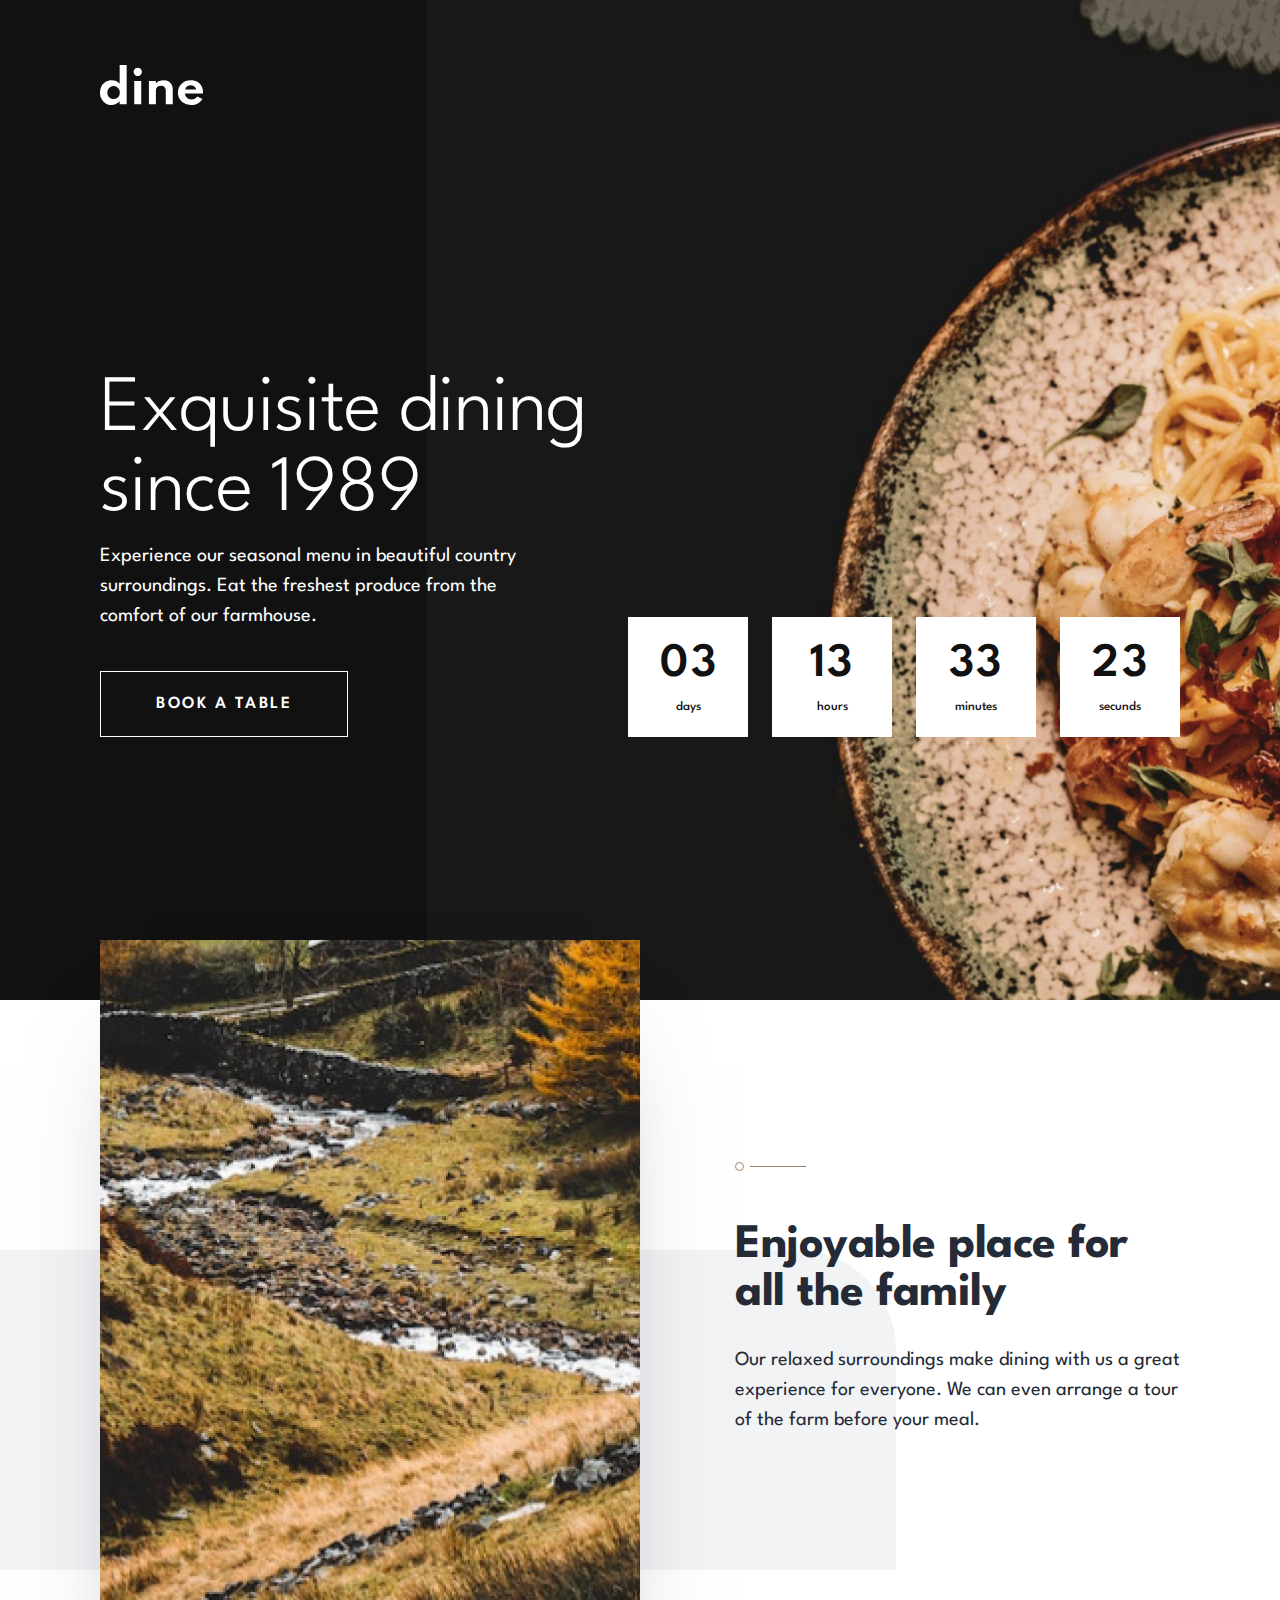
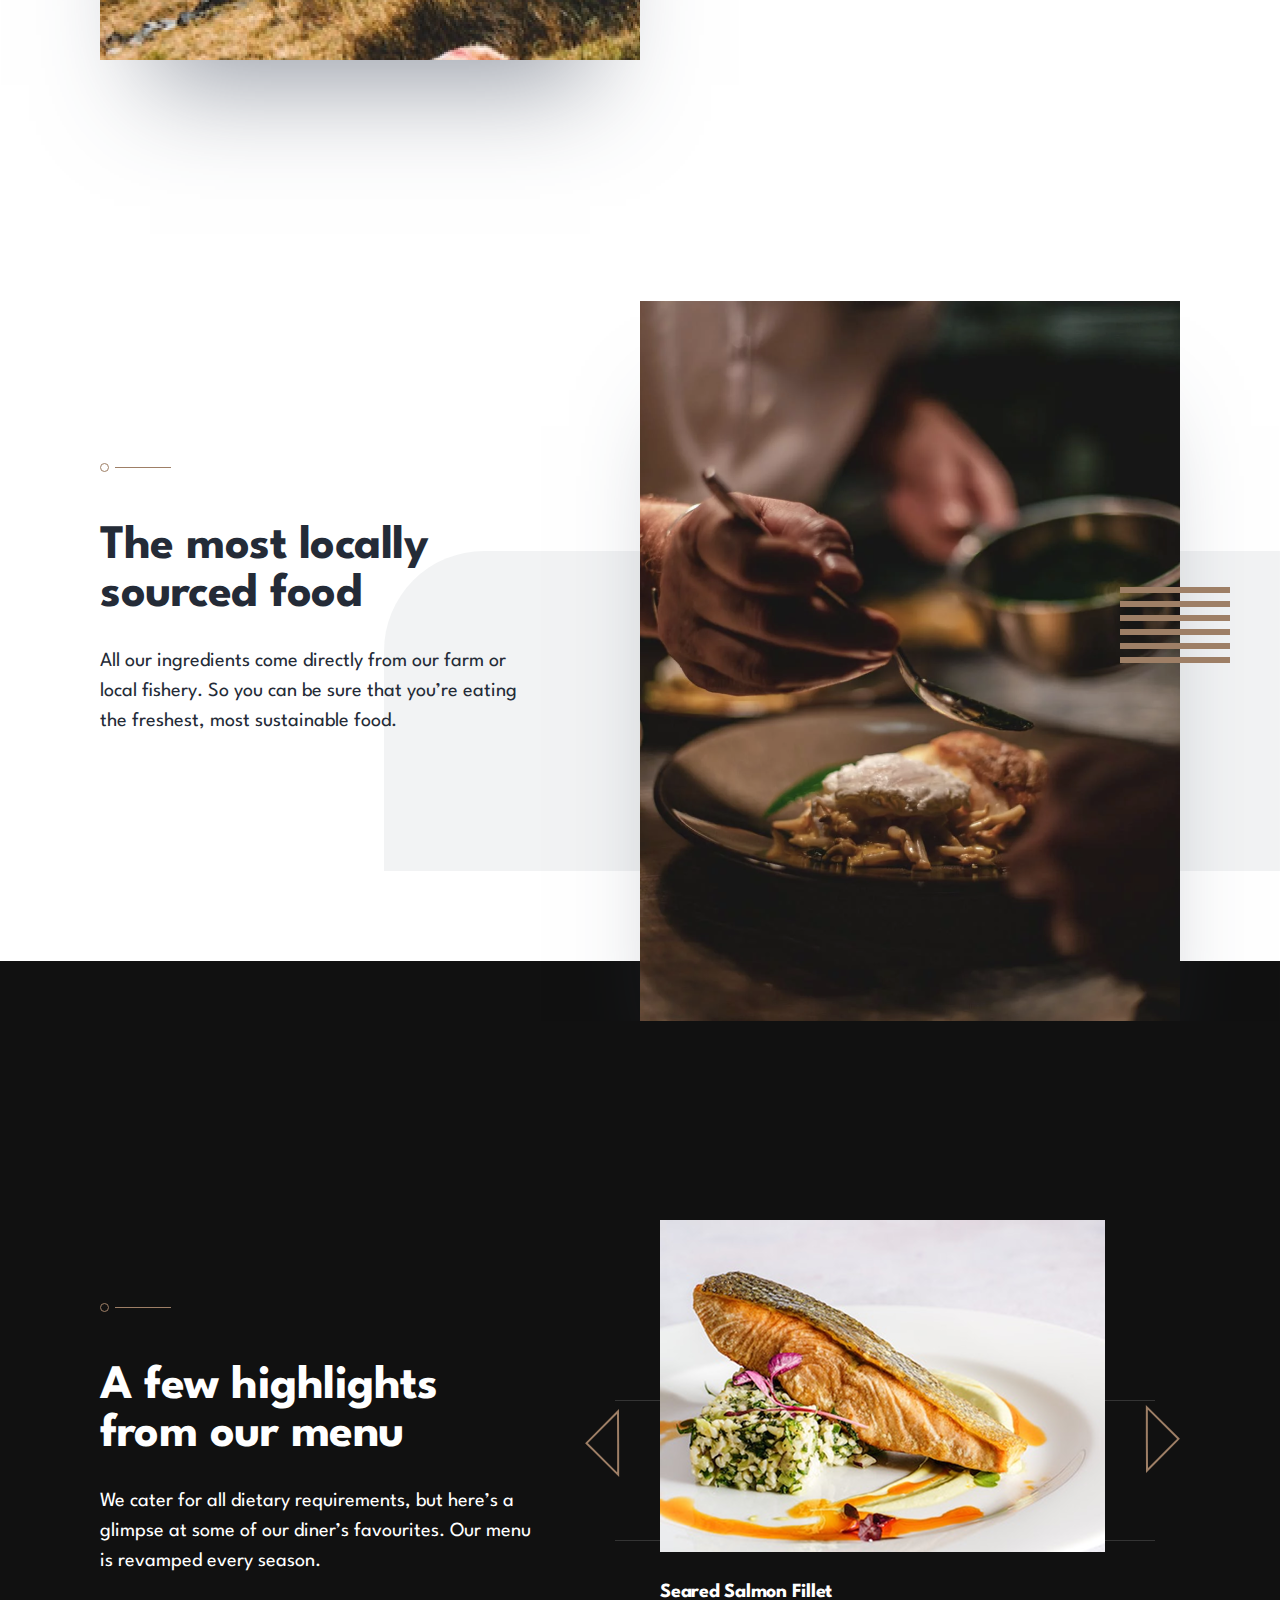
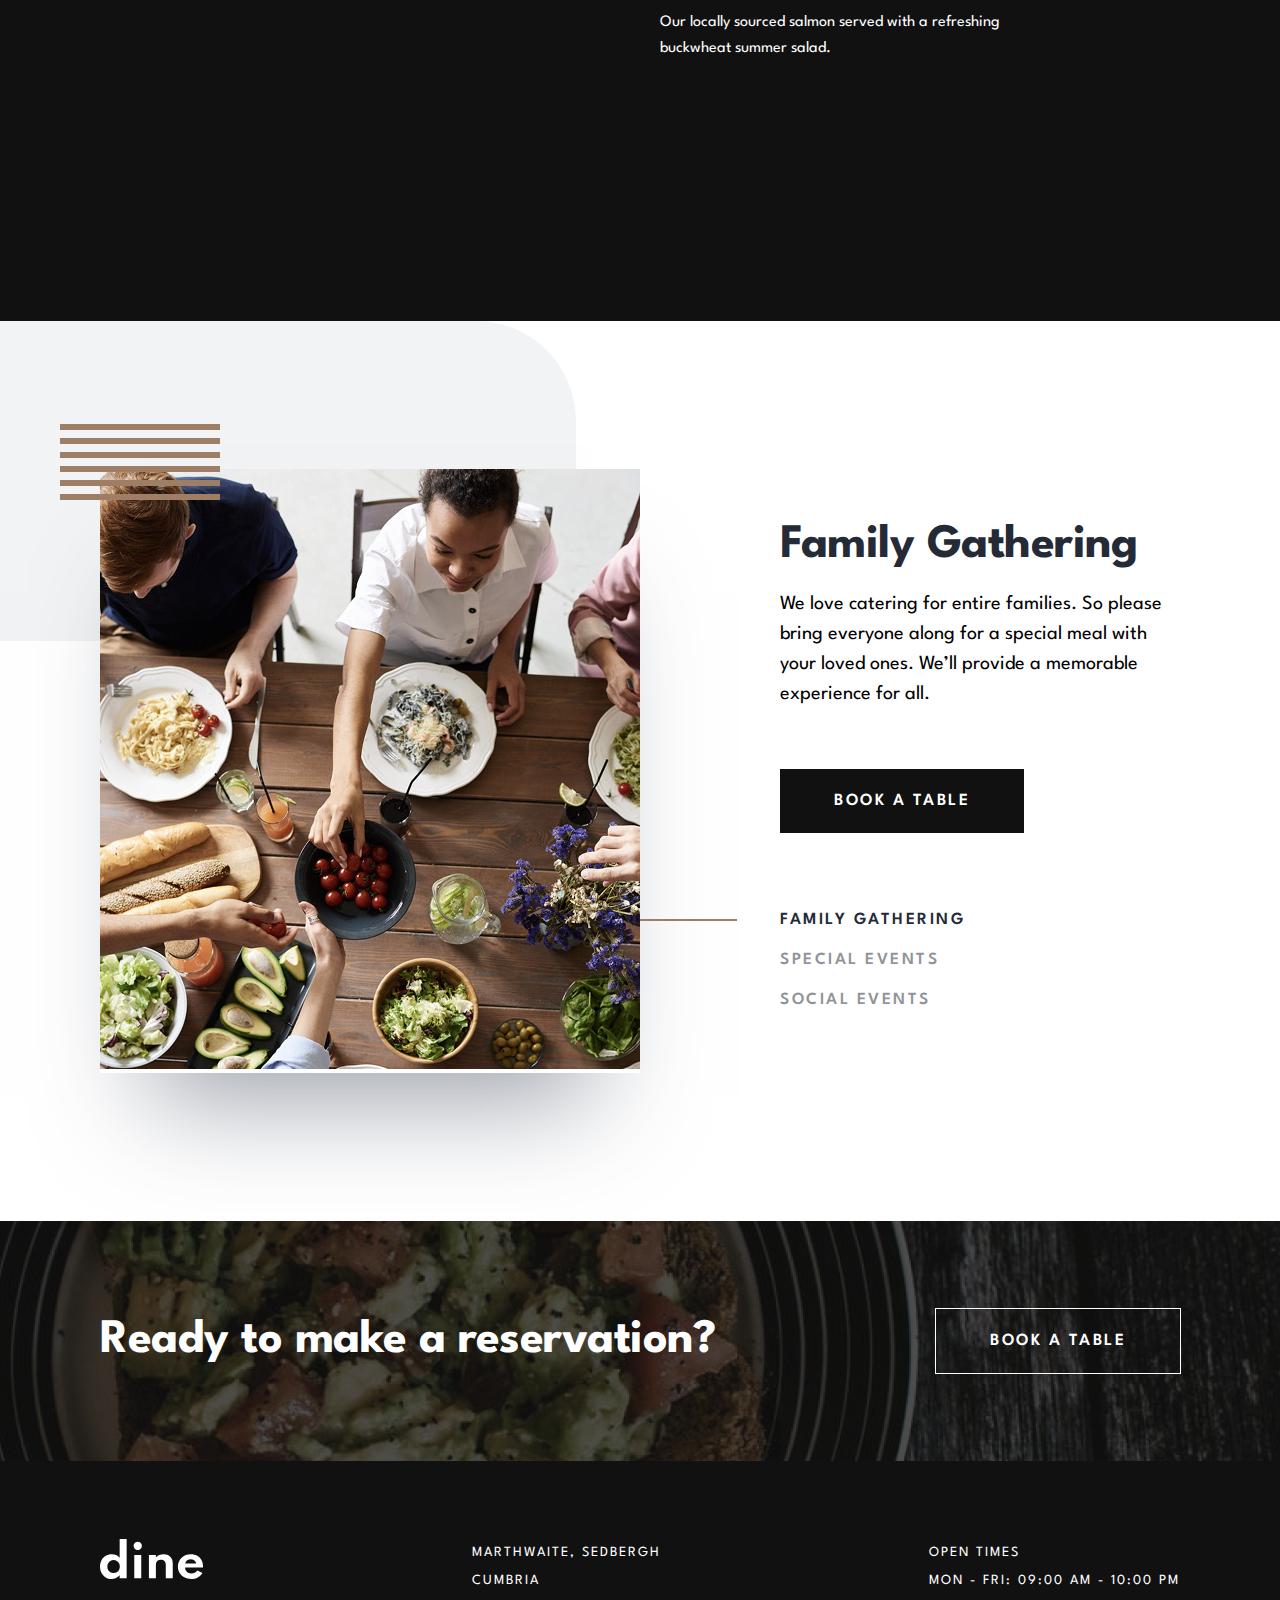
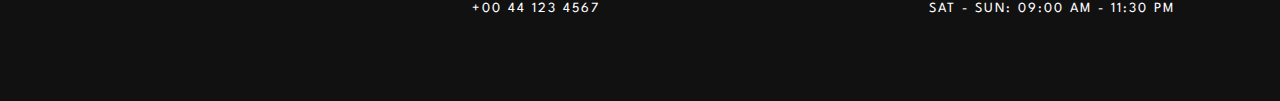
<file: index.html>
<!DOCTYPE html>
<html lang="en">
  <head>
    <meta charset="UTF-8" />
    <meta name="viewport" content="width=device-width, initial-scale=1.0" />
    <link rel="stylesheet" href="./src/css/home.css" />
    <title>Document</title>
  </head>
  <body>
    <header class="header">
      <div class="main">
        <div class="logo">
          <a href="#"><img src="src/img/logo.svg" alt="Company-logo" /></a>
        </div>
        <div class="info-main">
          <div class="title">
            <div class="logo">
              <img src="src/img/logo.svg" alt="Company-logo" />
            </div>
            <h1>Exquisite dining since 1989</h1>
            <p>
              Experience our seasonal menu in beautiful country surroundings.
              Eat the freshest produce from the comfort of our farmhouse.
            </p>
            <a href="./src/page/book-table.html">
              <button type="button" id="book-table">BOOK A TABLE</button>
            </a>
          </div>
          <div class="time">
            <div class="box">
              <h3>03</h3>
              <span>days</span>
            </div>
            <div class="box">
              <h3>13</h3>
              <span>hours</span>
            </div>
            <div class="box">
              <h3>33</h3>
              <span>minutes</span>
            </div>
            <div class="box">
              <h3>23</h3>
              <span>secunds</span>
            </div>
          </div>
        </div>
      </div>
    </header>
    <section class="enjoyable-place">
      <div class="pattern"></div>
      <div class="main">
        <div class="img-place">
          <img src="src/img/ejoyable-place.png" alt="Enjoyable-Place-Img" />
        </div>
        <div class="info-enjoy">
          <div class="line"></div>
          <div class="title">
            <h3>Enjoyable place for all the family</h3>
            <p>
              Our relaxed surroundings make dining with us a great experience
              for everyone. We can even arrange a tour of the farm before your
              meal.
            </p>
          </div>
        </div>
      </div>
    </section>
    <section class="enjoyable-place most-localy-place">
      <div class="pattern"></div>

      <div class="main">
        <div class="info-enjoy">
          <div class="line"></div>
          <div class="title">
            <h3>The most locally sourced food</h3>
            <p>
              All our ingredients come directly from our farm or local fishery.
              So you can be sure that you’re eating the freshest, most
              sustainable food.
            </p>
          </div>
        </div>
        <div class="img-place">
          <div class="pattern-2">
            <div class="line"></div>
            <div class="line"></div>
            <div class="line"></div>
            <div class="line"></div>
            <div class="line"></div>
            <div class="line"></div>
          </div>
          <img src="src/img/most-localy-img.png" alt="Most-Locly-Place" />
        </div>
      </div>
    </section>
    <section class="highlights-wrapper">
      <div class="main">
        <div class="info">
          <div class="title">
            <div class="line"></div>
            <h3>A few highlights from our menu</h3>
            <p>
              We cater for all dietary requirements, but here’s a glimpse at
              some of our diner’s favourites. Our menu is revamped every season.
            </p>
          </div>
          <div class="highlights-box">
            <a href="#">
              <div class="btn-last">
                <img src="src/img/btn-next.svg" alt="Last" />
              </div>
            </a>
            <div class="highlights">
              <div class="img">
                <div class="line-bg"></div>
                <div class="line-bg"></div>
                <img src="src/img/highlight-1.png" alt="Seared-Salmon-Fillet" />
              </div>
              <div class="highlight-info">
                <h3>Seared Salmon Fillet</h3>
                <p>
                  Our locally sourced salmon served with a refreshing buckwheat
                  summer salad.
                </p>
              </div>
            </div>
            <div class="line-high"></div>
            <a href="#">
              <div class="btn-next">
                <img src="src/img/btn-next.svg" alt="Next" />
              </div>
            </a>
            <div class="highlights">
              <div class="img">
                <div class="line-bg"></div>
                <div class="line-bg"></div>
                <img src="src/img/highlight-2.png" alt="Rosemary-Filet-Mignon" />
              </div>
              <div class="highlight-info">
                <h3>Rosemary Filet Mignon</h3>
                <p>
                  Our prime beef served to your taste with a delicious choice of
                  seasonal sides.
                </p>
              </div>
            </div>
            <div class="line-high"></div>

            <div class="highlights">
              <div class="img">
                <div class="line-bg"></div>
                <div class="line-bg"></div>
                <img src="src/img/highlight-3.png" alt="Summer-Fruit-Chocolate-Mousse" />
              </div>
              <div class="highlight-info">
                <h3>Summer Fruit Chocolate Mousse</h3>
                <p>
                  Creamy mousse combined with summer fruits and dark chocolate
                  shavings.
                </p>
              </div>
            </div>
          </div>
        </div>
      </div>
    </section>
    <section class="tab-wrapper">
      <div class="pattern"></div>
      <div class="main">
        <div class="img">
          <div class="pattern-2">
            <div class="line"></div>
            <div class="line"></div>
            <div class="line"></div>
            <div class="line"></div>
            <div class="line"></div>
            <div class="line"></div>
          </div>
          <img src="src/img/family-gathering.png" alt="family-gathering" class="img-tab" />
          <img src="src/img/special-events.png" alt="special-events" class="img-tab" />
          <img src="src/img/social-events.png" alt="social-events" class="img-tab" />
        </div>
        <div class="info">
          <div class="title">
            <div class="tab-content">
              <h3>Family Gathering</h3>
              <p>
                We love catering for entire families. So please bring everyone
                along for a special meal with your loved ones. We’ll provide a
                memorable experience for all.
              </p>
            </div>
            <div class="tab-content">
              <h3>Special Events</h3>
              <p>
                Whether it’s a romantic dinner or special date you’re
                celebrating with others we’ll look after you. We’ll be sure to
                mark your special date with an unforgettable meal.
              </p>
            </div>
            <div class="tab-content">
              <h3>Social Events</h3>
              <p>
                Are you looking to have a larger social event? No problem! We’re
                more than happy to cater for big parties. We’ll work with you to
                make your event a hit with everyone.
              </p>
            </div>
            <a href="src/page/book-table.html">
              <button type="button" class="book-a-table-btn">
                BOOK A TABLE
              </button>
            </a>
          </div>
          <div class="tab-links">
            <ul class="tab-link-ul">
              <div class="js-before">
                <li>
                  <button type="button" class="tab-link-btn">
                    FAMILY GATHERING
                  </button>
                </li>
              </div>
              <div class="js-before">
                <li>
                  <button type="button" class="tab-link-btn">
                    SPECIAL EVENTS
                  </button>
                </li>
              </div>
              <div class="js-before">
                <li>
                  <button type="button" class="tab-link-btn">
                    SOCIAL EVENTS
                  </button>
                </li>
              </div>
            </ul>
          </div>
        </div>
      </div>
    </section>
    <section class="book-a-table-wrapper">
      <div class="main">
        <h3>Ready to make a reservation?</h3>
        <a href="src/page/book-table.html">
          <button type="button">BOOK A TABLE</button>
        </a>
      </div>
    </section>
    <footer class="main-footer">
      <div class="main">
        <a href="#">
          <div class="logo">
            <img src="src/img/logo.svg" alt="Company-logo" />
          </div>
        </a>
        <div class="contact">
          <ul>
            <li>Marthwaite, Sedbergh</li>
            <li>Cumbria</li>
            <li>+00 44 123 4567</li>
          </ul>
        </div>
        <div class="open-times">
          <ul>
            <li>OPEN TIMES</li>
            <li>MON - FRI: 09:00 AM - 10:00 PM</li>
            <li>SAT - SUN: 09:00 AM - 11:30 PM</li>
          </ul>
        </div>
      </div>
    </footer>
    <script src="src/js/home.js"></script>
  </body>
</html>
</file>
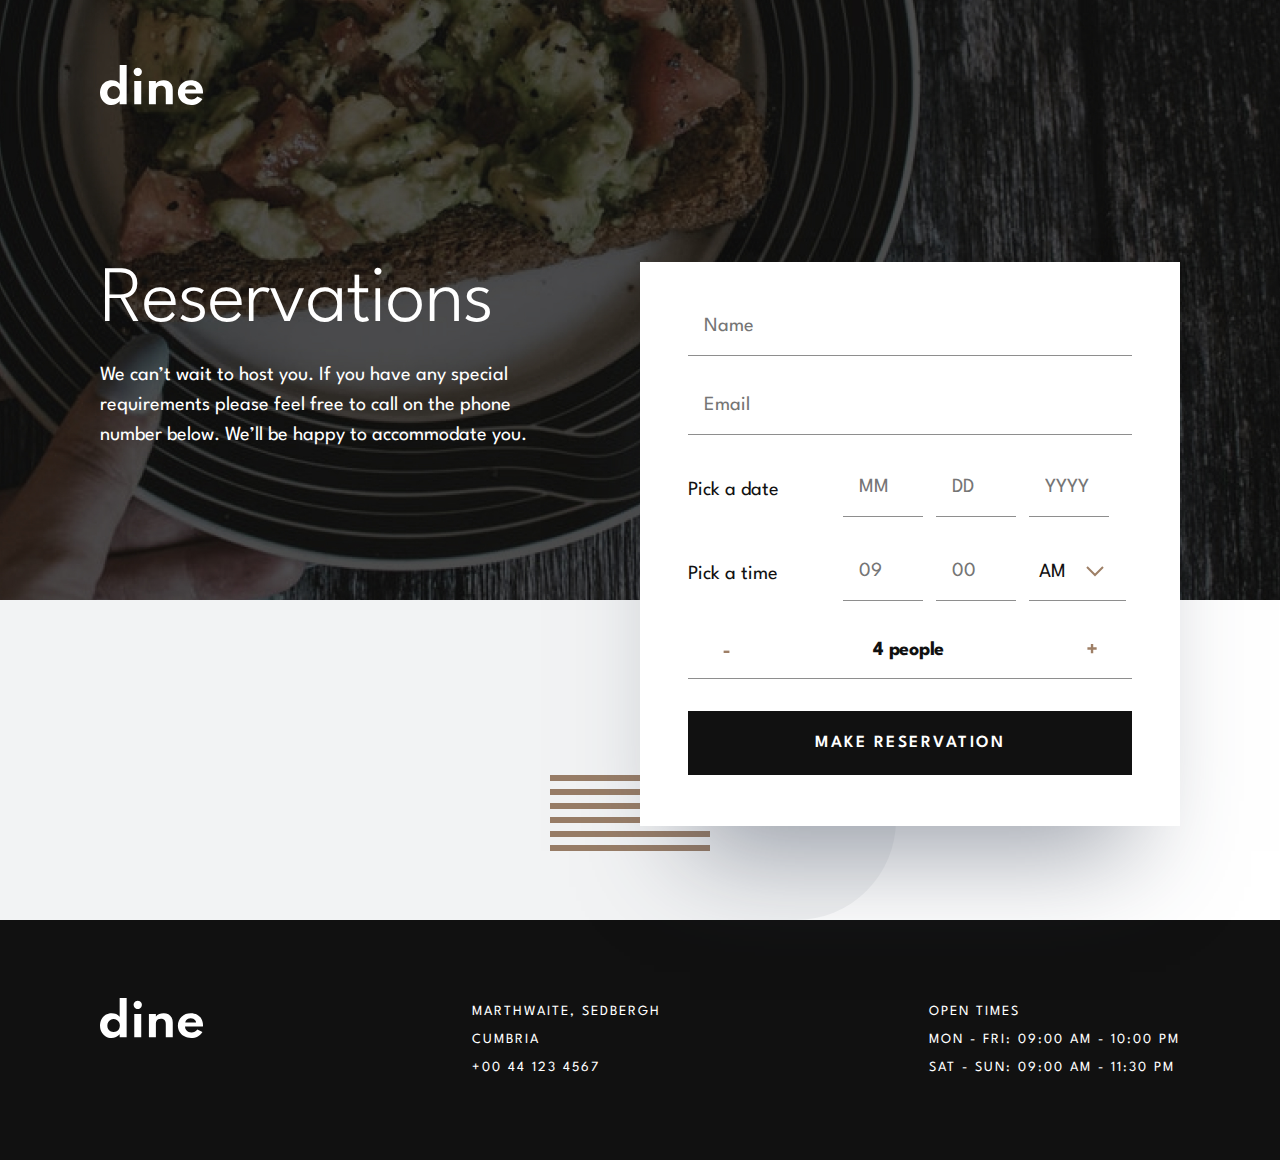
<file: src/page/book-table.html>
<!DOCTYPE html>
<html lang="en">
  <head>
    <meta charset="UTF-8" />
    <meta name="viewport" content="width=device-width, initial-scale=1.0" />
    <link rel="stylesheet" href="/src/css/./book-a-table-style.css" />
    <link rel="stylesheet" href="/src/css/./home.css" />
    <title>Document</title>
  </head>
  <body>
    <header class="book-table-header">
      <div class="main">
        <div class="logo">
          <img src="/src/img/./logo.svg" alt="Company-logo" />
        </div>
        <div class="info">
          <div class="title">
            <h1>Reservations</h1>
            <p>
              We can’t wait to host you. If you have any special requirements
              please feel free to call on the phone number below. We’ll be happy
              to accommodate you.
            </p>
            <a href="#book-table-form">
              <button type="button" class="mobile-btn">RESERVE PLACE</button>
            </a>
          </div>
          <div class="pattern">
            <div class="line"></div>
            <div class="line"></div>
            <div class="line"></div>
            <div class="line"></div>
            <div class="line"></div>
            <div class="line"></div>
          </div>
          <div class="book-a-table-form" id="book-table-form">
            <div class="name">
              <input
                type="text"
                pattern="[A-Za-z]+"
                placeholder="Name"
                id="name"
              />
              <span id="name-error">This field is required</span>
            </div>
            <div class="email">
              <input type="text" placeholder="Email" id="email" />
              <span id="email-error">This field is required</span>
            </div>
            <div class="date">
              <div class="text">
                <h4 class="date-text">Pick a date</h4>
                <span class="date-error">This field is incomplete</span>
              </div>
              <input type="number" placeholder="MM" class="date-input" />
              <input type="number" placeholder="DD" class="date-input" />
              <input type="number" placeholder="YYYY" class="date-input" />
            </div>
            <div class="time">
              <div class="text">
                <h4 class="time-text">Pick a time</h4>
                <span class="time-error">This field is incomplete</span>
              </div>
              <input type="number" placeholder="09" class="time-input" />
              <input type="number" placeholder="00" class="time-input" />
              <div class="time-select">
                <button class="time-select-btn">
                  <span class="time-value">AM</span>
                  <img src="/src/img/./show-box.svg" alt="Show-box-svg" />
                </button>
                <div class="box">
                  <div class="am-sel">
                    <img
                      src="/src/img/selected.svg"
                      alt="Selected"
                      class="selected-time"
                    />
                    <span>AM</span>
                  </div>
                  <div class="pm-sel">
                    <img
                      src="/src/img/selected.svg"
                      alt="Selected"
                      class="selected-time"
                    />
                    <span>PM</span>
                  </div>
                </div>
              </div>
            </div>
            <div class="how-many-people">
              <button type="button" class="minus">
                <img src="/src/img/./-.svg" alt="-" />
              </button>
              <span class="value-people">4 people</span>
              <button type="button" class="plus">
                <img src="/src/img/./+.svg" alt="+" />
              </button>
            </div>
            <div class="btn-box">
              <button type="button" class="general-btn">
                MAKE RESERVATION
              </button>
            </div>
          </div>
        </div>
      </div>
    </header>
    <section class="pattern-box">
      <div class="pattern"></div>
    </section>
    <footer class="main-footer">
      <div class="main">
        <a href="#">
          <div class="logo">
            <img src="/src/img/logo.svg" alt="Company-logo" />
          </div>
        </a>
        <div class="contact">
          <ul>
            <li>Marthwaite, Sedbergh</li>
            <li>Cumbria</li>
            <li>+00 44 123 4567</li>
          </ul>
        </div>
        <div class="open-times">
          <ul>
            <li>OPEN TIMES</li>
            <li>MON - FRI: 09:00 AM - 10:00 PM</li>
            <li>SAT - SUN: 09:00 AM - 11:30 PM</li>
          </ul>
        </div>
      </div>
    </footer>
    <script src="/src/js/./book-table.js"></script>
  </body>
</html>
</file>
<file: src/css/home.css>
@import url("https://fonts.googleapis.com/css2?family=League+Spartan:wght@100..900&display=swap");
* {
  margin: 0;
  padding: 0;
  -webkit-box-sizing: border-box;
          box-sizing: border-box;
  font-family: "League Spartan", sans-serif;
}

.main {
  margin: 0 auto;
  max-width: 1128px;
  padding: 0 24px;
}

.header {
  width: 100%;
  background-image: url("/src/img/bg-header.jpg");
  background-position: center;
  -o-object-fit: cover;
     object-fit: cover;
  background-repeat: no-repeat;
  background-size: cover;
  height: calc(100vh + 100px);
  padding-top: 65px;
}
.header .main {
  height: 100%;
  display: -webkit-box;
  display: -ms-flexbox;
  display: flex;
  -ms-flex-wrap: wrap;
      flex-wrap: wrap;
  -webkit-box-orient: horizontal;
  -webkit-box-direction: normal;
      -ms-flex-direction: row;
          flex-direction: row;
  -webkit-box-pack: justify;
      -ms-flex-pack: justify;
          justify-content: space-between;
}
.header .main .logo {
  width: 100%;
}
.header .main .info-main {
  display: -webkit-box;
  display: -ms-flexbox;
  display: flex;
  -webkit-box-pack: justify;
      -ms-flex-pack: justify;
          justify-content: space-between;
  -webkit-box-align: end;
      -ms-flex-align: end;
          align-items: end;
  height: 364px;
  width: 100%;
}
.header .main .info-main .time {
  display: -webkit-box;
  display: -ms-flexbox;
  display: flex;
  max-width: 552px;
  -webkit-box-pack: justify;
      -ms-flex-pack: justify;
          justify-content: space-between;
  width: 100%;
}
.header .main .info-main .time .box {
  width: 120px;
  height: 120px;
  padding: 24px 32px;
  text-align: center;
  background-color: rgb(255, 255, 255);
}
.header .main .info-main .time .box h3 {
  font-weight: 600;
  font-size: 48px;
  line-height: 48px;
  letter-spacing: 2.5px;
  color: rgb(17, 17, 17);
  margin-bottom: 10px;
}
.header .main .info-main .time .box span {
  font-weight: 500;
  font-size: 13px;
  line-height: 13px;
  letter-spacing: 0px;
  color: rgb(17, 17, 17);
}
.header .main .info-main .title .logo {
  display: none;
}
.header .main .info-main .title h1 {
  font-weight: 300;
  font-size: 80px;
  line-height: 80px;
  letter-spacing: -1px;
  color: rgb(255, 255, 255);
  max-width: 508px;
  margin-bottom: 10px;
}
.header .main .info-main .title p {
  font-weight: 400;
  font-size: 20px;
  line-height: 30px;
  letter-spacing: 0px;
  color: rgb(255, 255, 255);
  max-width: 445px;
  margin-bottom: 40px;
}
.header .main .info-main .title button {
  padding: 24px 55px;
  border: 1px solid rgb(255, 255, 255);
  color: rgb(255, 255, 255);
  background: transparent;
  font-weight: 600;
  font-size: 17px;
  line-height: 16px;
  letter-spacing: 2.5px;
}
.header .main .info-main .title button:hover {
  cursor: pointer;
  color: rgb(17, 17, 17);
  background-color: rgb(255, 255, 255);
}

@media screen and (max-width: 1107px) {
  .header .main .info-main .time {
    -ms-flex-wrap: wrap;
        flex-wrap: wrap;
    gap: 15px;
    max-width: 277px;
    -webkit-box-pack: start;
        -ms-flex-pack: start;
            justify-content: start;
  }
}
@media screen and (max-width: 825px) {
  .header {
    background-image: url("/src/img/bg-header-tablet.jpg");
    height: 768px;
    padding-top: 218px;
  }
  .header .main .logo {
    display: none;
  }
  .header .main .info-main {
    text-align: center;
  }
  .header .main .info-main .title {
    max-width: none;
    width: 100%;
    display: -webkit-box;
    display: -ms-flexbox;
    display: flex;
    -ms-flex-wrap: wrap;
        flex-wrap: wrap;
    -webkit-box-pack: center;
        -ms-flex-pack: center;
            justify-content: center;
  }
  .header .main .info-main .title .logo {
    display: block;
    margin-bottom: 38px;
  }
  .header .main .info-main .title h1 {
    font-weight: 300;
    font-size: 48px;
    line-height: 64px;
    letter-spacing: -0.6px;
  }
  .header .main .info-main .title p {
    font-weight: 400;
    font-size: 20px;
    line-height: 30px;
    letter-spacing: 0px;
    width: 100%;
    max-width: none;
  }
  .header .main .info-main .time {
    display: none;
  }
}
@media screen and (max-width: 426px) {
  .header {
    background-image: url("/src/img/bg-header-mobile.jpg");
    height: 748px;
    padding-top: 150px;
  }
  .header .main .info-main .title h1 {
    font-weight: 300;
    font-size: 32px;
    line-height: 40px;
    letter-spacing: -0.4px;
  }
  .header .main .info-main .title p {
    font-weight: 400;
    font-size: 16px;
    line-height: 26px;
    letter-spacing: 0px;
  }
}
.enjoyable-place {
  position: relative;
  width: 100%;
  margin-bottom: 121px;
}
.enjoyable-place .pattern {
  position: absolute;
  top: 250px;
  left: 0;
  width: 70%;
  height: 320px;
  background-color: rgb(92, 103, 121);
  background-repeat: no-repeat;
  background-size: cover;
  border-radius: 0 100px 0 0;
  opacity: 7.74%;
}
.enjoyable-place .main {
  display: -webkit-box;
  display: -ms-flexbox;
  display: flex;
  -webkit-box-pack: justify;
      -ms-flex-pack: justify;
          justify-content: space-between;
  -webkit-box-align: center;
      -ms-flex-align: center;
          align-items: center;
  gap: 25px;
}
.enjoyable-place .main .img-place {
  -webkit-box-flex: 2;
      -ms-flex: 2;
          flex: 2;
  height: 720px;
  max-width: 540px;
  width: 100%;
  -webkit-transform: translateY(-60px);
      -ms-transform: translateY(-60px);
          transform: translateY(-60px);
  -webkit-box-shadow: 0px 75px 100px -50px rgba(56, 66, 85, 0.5032);
          box-shadow: 0px 75px 100px -50px rgba(56, 66, 85, 0.5032);
}
.enjoyable-place .main .img-place img {
  -o-object-fit: cover;
     object-fit: cover;
  width: 100%;
  height: 100%;
}
.enjoyable-place .main .info-enjoy {
  -webkit-transform: translateY(-60px);
      -ms-transform: translateY(-60px);
          transform: translateY(-60px);
  max-width: 445px;
  -webkit-box-flex: 1;
      -ms-flex: 1;
          flex: 1;
}
.enjoyable-place .main .info-enjoy .line {
  width: 56px;
  height: 1px;
  background: rgb(158, 127, 102);
  margin-bottom: 55px;
  margin-left: 15px;
}
.enjoyable-place .main .info-enjoy .line::before {
  content: "";
  width: 7px;
  height: 7px;
  border: 1px solid rgb(158, 127, 102);
  border-radius: 50%;
  position: absolute;
  top: -3.5px;
  left: 0;
}
.enjoyable-place .main .info-enjoy .title p {
  font-weight: 400;
  font-size: 20px;
  line-height: 30px;
  letter-spacing: 0px;
  color: rgb(36, 43, 55);
}
.enjoyable-place .main .info-enjoy .title h3 {
  font-weight: 700;
  font-size: 48px;
  line-height: 48px;
  letter-spacing: -0.5px;
  color: rgb(36, 43, 55);
  max-width: 445px;
  margin-bottom: 27px;
}

@media screen and (max-width: 950px) {
  .enjoyable-place .main {
    -ms-flex-wrap: wrap;
        flex-wrap: wrap;
    -webkit-box-pack: center;
        -ms-flex-pack: center;
            justify-content: center;
  }
  .enjoyable-place .main .img-place {
    max-width: 573px;
    width: 100%;
    height: 360px;
    -webkit-transform: translateY(-60px);
        -ms-transform: translateY(-60px);
            transform: translateY(-60px);
    margin-bottom: 56px;
  }
  .enjoyable-place .main .img-place img {
    width: 100%;
  }
  .enjoyable-place .main .info-enjoy {
    -webkit-transform: translateY(0px);
        -ms-transform: translateY(0px);
            transform: translateY(0px);
    width: 100%;
    max-width: none;
    -webkit-box-flex: 0;
        -ms-flex: none;
            flex: none;
    display: -webkit-box;
    display: -ms-flexbox;
    display: flex;
    -webkit-box-pack: center;
        -ms-flex-pack: center;
            justify-content: center;
    -ms-flex-wrap: wrap;
        flex-wrap: wrap;
    text-align: center;
  }
  .enjoyable-place .main .info-enjoy .title {
    display: -webkit-box;
    display: -ms-flexbox;
    display: flex;
    -webkit-box-pack: center;
        -ms-flex-pack: center;
            justify-content: center;
    -ms-flex-wrap: wrap;
        flex-wrap: wrap;
  }
  .enjoyable-place .main .info-enjoy .title p {
    max-width: 457px;
  }
  .enjoyable-place .main .info-enjoy .line {
    margin-bottom: 39px;
    left: auto;
    position: relative;
  }
  .enjoyable-place .main .info-enjoy .line::before {
    left: -15px;
  }
}
@media screen and (max-width: 451px) {
  .enjoyable-place .main .img-place {
    margin-bottom: 48px;
  }
  .enjoyable-place .main .info-enjoy .title h3 {
    font-size: 32px;
    line-height: 40px;
    letter-spacing: -0.4px;
  }
  .enjoyable-place .main .info-enjoy .title p {
    font-size: 16px;
    line-height: 26px;
    letter-spacing: 0px;
  }
}
.most-localy-place {
  overflow: hidden;
  -webkit-transform: translateY(60px);
      -ms-transform: translateY(60px);
          transform: translateY(60px);
  margin-bottom: 0;
}
.most-localy-place .pattern {
  right: 0;
  left: auto;
  border-radius: 100px 0 0 0;
}
.most-localy-place .main .img-place {
  position: relative;
  -webkit-transform: translateY(0px);
      -ms-transform: translateY(0px);
          transform: translateY(0px);
}
.most-localy-place .main .img-place .pattern-2 {
  width: 160px;
  position: absolute;
  right: -110px;
  z-index: 1;
  bottom: 350px;
}
.most-localy-place .main .img-place .pattern-2 .line {
  width: 100%;
  margin-bottom: 8px;
  height: 6px;
  background: rgb(158, 127, 102);
}

@media screen and (max-width: 1300px) {
  .most-localy-place .main .img-place .pattern-2 {
    max-width: 110px;
    width: 100%;
    right: -50px;
  }
}
@media screen and (max-width: 1141px) {
  .most-localy-place {
    margin-bottom: 118px;
  }
  .most-localy-place .main {
    -ms-flex-wrap: wrap-reverse;
        flex-wrap: wrap-reverse;
  }
  .most-localy-place .main .img-place .pattern-2 {
    bottom: 50px;
    max-width: 160px;
    width: 100%;
    right: -50px;
  }
}
@media screen and (max-width: 1186px) {
  .most-localy-place .main .img-place .pattern-2 {
    bottom: 50px;
    max-width: 90px;
    width: 100%;
    right: -30px;
  }
}
@media screen and (max-width: 700px) {
  .most-localy-place .main .img-place .pattern-2 {
    display: none;
  }
}
.highlights-wrapper {
  width: 100%;
  background-color: rgb(17, 17, 17);
  height: calc(100vh + 60px);
}
.highlights-wrapper .main {
  display: -webkit-box;
  display: -ms-flexbox;
  display: flex;
  -webkit-box-align: center;
      -ms-flex-align: center;
          align-items: center;
  height: 100%;
}
.highlights-wrapper .main .info {
  display: -webkit-box;
  display: -ms-flexbox;
  display: flex;
  -webkit-box-pack: justify;
      -ms-flex-pack: justify;
          justify-content: space-between;
  -webkit-box-align: center;
      -ms-flex-align: center;
          align-items: center;
  width: 100%;
  gap: 30px;
}
.highlights-wrapper .main .info .title .line {
  width: 56px;
  height: 1px;
  background: rgb(158, 127, 102);
  margin-bottom: 55px;
  position: relative;
  margin-left: 15px;
}
.highlights-wrapper .main .info .title .line::before {
  content: "";
  width: 7px;
  height: 7px;
  border: 1px solid rgb(158, 127, 102);
  border-radius: 50%;
  position: absolute;
  top: -3.5px;
  left: -15px;
}
.highlights-wrapper .main .info .title h3 {
  font-weight: 700;
  font-size: 48px;
  line-height: 48px;
  letter-spacing: -0.5px;
  color: rgb(255, 255, 255);
  max-width: 445px;
  margin-bottom: 27px;
}
.highlights-wrapper .main .info .title p {
  font-weight: 400;
  font-size: 20px;
  line-height: 30px;
  letter-spacing: 0px;
  max-width: 445px;
  color: rgb(255, 255, 255);
}
.highlights-wrapper .main .info .highlights-box {
  -webkit-box-flex: 1;
      -ms-flex-positive: 1;
          flex-grow: 1;
  display: -webkit-box;
  display: -ms-flexbox;
  display: flex;
  max-width: 595px;
  -webkit-box-align: center;
      -ms-flex-align: center;
          align-items: center;
}
.highlights-wrapper .main .info .highlights-box .btn-last {
  rotate: 180deg;
  margin-right: 40px;
}
.highlights-wrapper .main .info .highlights-box .btn-next {
  margin-left: 40px;
}
.highlights-wrapper .main .info .highlights-box .highlights {
  width: -webkit-max-content;
  width: -moz-max-content;
  width: max-content;
}
.highlights-wrapper .main .info .highlights-box .highlights .img {
  position: relative;
  z-index: 1;
  width: -webkit-max-content;
  width: -moz-max-content;
  width: max-content;
  margin-bottom: 24px;
}
.highlights-wrapper .main .info .highlights-box .highlights .img .line-bg {
  width: 540px;
  z-index: -1;
  height: 1px;
  top: 180px;
  right: -50px;
  background: rgb(255, 255, 255);
  opacity: 0.15;
  position: absolute;
}
.highlights-wrapper .main .info .highlights-box .highlights .img .line-bg:nth-child(2) {
  top: 320px;
}
.highlights-wrapper .main .info .highlights-box .highlights .highlight-info h3 {
  font-weight: 700;
  font-size: 20px;
  line-height: 24px;
  letter-spacing: -0.25px;
  margin-bottom: 6px;
  color: rgb(255, 255, 255);
}
.highlights-wrapper .main .info .highlights-box .highlights .highlight-info p {
  font-weight: 400;
  font-size: 16px;
  line-height: 26px;
  letter-spacing: 0px;
  color: rgb(255, 255, 255);
  max-width: 350px;
}

.highlights:nth-child(7) {
  display: none !important;
}

.highlights:nth-child(5) {
  display: none !important;
}

@media screen and (max-width: 950px) {
  .highlights-wrapper {
    height: 800px;
  }
  .highlights-wrapper .main .info {
    -ms-flex-wrap: wrap;
        flex-wrap: wrap;
    -webkit-box-pack: center;
        -ms-flex-pack: center;
            justify-content: center;
  }
  .highlights-wrapper .main .info .title {
    text-align: center;
  }
  .highlights-wrapper .main .info .title .line {
    margin: 0 auto;
    margin-bottom: 39px;
  }
  .highlights-wrapper .main .info .highlights-box {
    max-width: none;
    width: 100%;
    -webkit-box-pack: justify;
        -ms-flex-pack: justify;
            justify-content: space-between;
    height: 386px;
    -ms-flex-wrap: wrap;
        flex-wrap: wrap;
    -webkit-box-orient: vertical;
    -webkit-box-direction: normal;
        -ms-flex-direction: column;
            flex-direction: column;
  }
  .highlights-wrapper .main .info .highlights-box .btn-last {
    display: none;
  }
  .highlights-wrapper .main .info .highlights-box .btn-next {
    display: none;
  }
  .highlights-wrapper .main .info .highlights-box .line-high {
    max-width: 573px;
    width: 100%;
    height: 1px;
    background: rgb(255, 255, 255);
    opacity: 0.15;
  }
  .highlights-wrapper .main .info .highlights-box .highlights {
    display: -webkit-box;
    display: -ms-flexbox;
    display: flex;
    -webkit-box-pack: justify;
        -ms-flex-pack: justify;
            justify-content: space-between;
    max-width: 573px;
    -webkit-box-align: center;
        -ms-flex-align: center;
            align-items: center;
    width: 100%;
    height: 96px;
  }
  .highlights-wrapper .main .info .highlights-box .highlights .img {
    max-width: 128px;
    width: 100%;
    height: 96px;
    margin-bottom: 0;
  }
  .highlights-wrapper .main .info .highlights-box .highlights .img .line-bg {
    width: 100%;
    height: 1px;
    top: 20px;
    right: -32px;
    opacity: 100%;
    background: rgb(158, 127, 102);
  }
  .highlights-wrapper .main .info .highlights-box .highlights .img img {
    max-width: 128px;
    width: 100%;
    height: 96px;
  }
  .highlights-wrapper .main .info .highlights-box .highlights .highlight-info {
    height: -webkit-max-content;
    height: -moz-max-content;
    height: max-content;
  }
  .highlights-wrapper .main .info .highlights-box .highlights .line-bg:nth-child(2) {
    display: none;
  }
  .highlights-wrapper .main .info .highlights-box .highlights:nth-child(7) {
    display: -webkit-box !important;
    display: -ms-flexbox !important;
    display: flex !important;
  }
  .highlights-wrapper .main .info .highlights-box .highlights:nth-child(5) {
    display: -webkit-box !important;
    display: -ms-flexbox !important;
    display: flex !important;
  }
}
@media screen and (max-width: 570px) {
  .highlights-wrapper {
    height: 1700px;
  }
  .highlights-wrapper .main .info {
    gap: 85px;
    text-align: center;
  }
  .highlights-wrapper .main .info .title h3 {
    font-weight: 700;
    font-size: 32px;
    line-height: 40px;
    letter-spacing: -0.4px;
    max-width: 327px;
  }
  .highlights-wrapper .main .info .title p {
    font-weight: 400;
    font-size: 16px;
    line-height: 26px;
    max-width: 327px;
    letter-spacing: 0px;
  }
  .highlights-wrapper .main .info .highlights-box {
    height: -webkit-max-content;
    height: -moz-max-content;
    height: max-content;
    gap: 28px;
  }
  .highlights-wrapper .main .info .highlights-box .highlights {
    -ms-flex-wrap: wrap;
        flex-wrap: wrap;
    -webkit-box-pack: center;
        -ms-flex-pack: center;
            justify-content: center;
    height: -webkit-max-content;
    height: -moz-max-content;
    height: max-content;
  }
  .highlights-wrapper .main .info .highlights-box .highlights .img {
    width: 100%;
    max-width: none;
    height: -webkit-max-content;
    height: -moz-max-content;
    height: max-content;
    display: -webkit-box;
    display: -ms-flexbox;
    display: flex;
    -webkit-box-pack: center;
        -ms-flex-pack: center;
            justify-content: center;
    margin-bottom: 36px;
  }
  .highlights-wrapper .main .info .highlights-box .highlights .img .line-bg {
    display: none;
  }
  .highlights-wrapper .main .info .highlights-box .highlights .img img {
    max-width: 347px !important;
    max-width: none;
    height: calc(100% - 300px);
  }
}
.tab-wrapper {
  position: relative;
  height: 100vh;
}
.tab-wrapper .pattern {
  background-color: rgb(92, 103, 121);
  width: 45%;
  height: 320px;
  border-radius: 0px 100px 0 0;
  opacity: 0.08;
  position: absolute;
}
.tab-wrapper .pattern-2 {
  max-width: 160px;
  width: 100%;
  position: absolute;
  z-index: 1;
  left: -40px;
  top: -45px;
}
.tab-wrapper .pattern-2 .line {
  width: 100%;
  margin-bottom: 8px;
  height: 6px;
  background: rgb(158, 127, 102);
}
.tab-wrapper .main {
  gap: 110px;
  height: 100%;
  display: -webkit-box;
  display: -ms-flexbox;
  display: flex;
  -webkit-box-pack: justify;
      -ms-flex-pack: justify;
          justify-content: space-between;
  -webkit-box-align: center;
      -ms-flex-align: center;
          align-items: center;
}
.tab-wrapper .main .img {
  -webkit-box-shadow: 0px 75px 100px -50px rgba(56, 66, 85, 0.5032);
          box-shadow: 0px 75px 100px -50px rgba(56, 66, 85, 0.5032);
  height: -webkit-max-content;
  height: -moz-max-content;
  height: max-content;
  position: relative;
}
.tab-wrapper .main .img img {
  height: 600px;
}
.tab-wrapper .main .img img:nth-child(4) {
  display: none;
}
.tab-wrapper .main .img img:nth-child(3) {
  display: none;
}
.tab-wrapper .main .info {
  position: relative;
  max-width: 445px;
}
.tab-wrapper .main .info .tab-content {
  margin-bottom: 60px;
}
.tab-wrapper .main .info .tab-content h3 {
  font-weight: 700;
  font-size: 48px;
  line-height: 48px;
  letter-spacing: -0.5px;
  color: rgb(36, 43, 55);
  max-width: 450px;
  margin-bottom: 19px;
}
.tab-wrapper .main .info .tab-content p {
  font-weight: 400;
  font-size: 20px;
  line-height: 30px;
  letter-spacing: 0px;
  max-width: 400px;
}
.tab-wrapper .main .info .tab-content:nth-child(2) {
  display: none;
}
.tab-wrapper .main .info .tab-content:nth-child(3) {
  display: none;
}
.tab-wrapper .main .info .book-a-table-btn {
  padding: 24px 54px;
  border: none;
  font-weight: 600;
  font-size: 17px;
  line-height: 16px;
  letter-spacing: 2.5px;
  color: rgb(255, 255, 255);
  background-color: rgb(17, 17, 17);
  cursor: pointer;
  margin-bottom: 79px;
}
.tab-wrapper .main .info .book-a-table-btn:hover {
  background-color: transparent;
  outline: 1px solid rgb(17, 17, 17);
  color: rgb(17, 17, 17);
}
.tab-wrapper .main .info .tab-links {
  width: 100%;
  height: 108px;
  display: -webkit-box;
  display: -ms-flexbox;
  display: flex;
  -webkit-box-align: center;
      -ms-flex-align: center;
          align-items: center;
  -webkit-box-pack: justify;
      -ms-flex-pack: justify;
          justify-content: space-between;
  position: relative;
}
.tab-wrapper .main .info ul {
  list-style: none;
}
.tab-wrapper .main .info ul li {
  margin-bottom: 12px;
  position: relative;
}
.tab-wrapper .main .info ul li button {
  color: rgb(36, 43, 55);
  font-weight: 600;
  font-size: 17px;
  line-height: 28px;
  letter-spacing: 2.5px;
  text-align: center;
  cursor: pointer;
  background: transparent;
  border: none;
  opacity: 50%;
}
.tab-wrapper .main .info ul li button:hover {
  opacity: 100%;
}
.tab-wrapper .main .info ul li:nth-child(3) {
  margin-bottom: 0;
}
.tab-wrapper .main .info ul li::before {
  content: "";
  max-width: 0px;
  display: -webkit-box;
  display: -ms-flexbox;
  display: flex;
  opacity: 0;
  width: 100%;
  border: 1px solid rgb(158, 127, 102);
  position: absolute;
  left: -140px;
  top: 13px;
  -webkit-transition: all 1s;
  transition: all 1s;
}

@media screen and (max-width: 980px) {
  .tab-wrapper {
    height: 1021px;
  }
  .tab-wrapper .main {
    gap: 57px;
    -ms-flex-wrap: wrap;
        flex-wrap: wrap;
    -webkit-box-pack: center;
        -ms-flex-pack: center;
            justify-content: center;
  }
  .tab-wrapper .main .img {
    margin-top: 120px;
    -webkit-box-flex: 0;
        -ms-flex: none;
            flex: none;
    max-width: 573px;
    width: 100%;
  }
  .tab-wrapper .main .img img {
    height: 360px;
    max-width: 573px;
    width: 100%;
  }
  .tab-wrapper .main .info {
    max-width: 689px;
    -ms-flex-wrap: wrap-reverse;
        flex-wrap: wrap-reverse;
    display: -webkit-box;
    display: -ms-flexbox;
    display: flex;
    gap: 47px;
    text-align: center;
    -webkit-box-pack: center;
        -ms-flex-pack: center;
            justify-content: center;
  }
  .tab-wrapper .main .info .tab-links {
    height: 36px;
  }
  .tab-wrapper .main .info .tab-links .line-wrapper {
    display: none;
  }
  .tab-wrapper .main .info .tab-links ul {
    display: -webkit-box;
    display: -ms-flexbox;
    display: flex;
    -webkit-box-pack: justify;
        -ms-flex-pack: justify;
            justify-content: space-between;
    width: 100%;
  }
  .tab-wrapper .main .info .tab-links ul li::before {
    display: block;
    opacity: 0;
    border: 1px solid rgb(158, 127, 102);
    width: 48px;
    -webkit-transform: translateY(40px);
        -ms-transform: translateY(40px);
            transform: translateY(40px);
    position: static;
    margin: 0 auto;
  }
}
@media screen and (max-width: 676px) {
  .pattern {
    display: none !important;
  }
  .tab-wrapper .main .img .pattern-2 {
    display: none;
  }
  .tab-wrapper .main .info .tab-links {
    margin-bottom: 27px;
  }
  .tab-wrapper .main .info .tab-links ul {
    display: block;
  }
  .tab-wrapper .main .info .title .tab-content h3 {
    font-size: 32px;
    line-height: 40px;
    letter-spacing: -0.4px;
  }
  .tab-wrapper .main .info .title .tab-content p {
    font-size: 16px;
    line-height: 26px;
    letter-spacing: 0px;
  }
}
.hide {
  display: none !important;
}

.show {
  display: block !important;
}

.show-line-desktop li::before {
  opacity: 100% !important;
  max-width: 95px !important;
}

.active-btn {
  opacity: 100% !important;
}

.book-a-table-wrapper {
  height: 272px;
  background: url("/src/img/./bg-book-a-table.png");
  background-color: rgb(17, 17, 17);
  -o-object-fit: cover;
     object-fit: cover;
  background-repeat: no-repeat;
  background-size: cover;
  background-position: center;
  height: 240px;
}
.book-a-table-wrapper .main {
  height: 100%;
  display: -webkit-box;
  display: -ms-flexbox;
  display: flex;
  -webkit-box-pack: justify;
      -ms-flex-pack: justify;
          justify-content: space-between;
  -webkit-box-align: center;
      -ms-flex-align: center;
          align-items: center;
}
.book-a-table-wrapper .main h3 {
  font-weight: 700;
  font-size: 48px;
  line-height: 48px;
  letter-spacing: -0.5px;
  color: rgb(255, 255, 255);
}
.book-a-table-wrapper .main button {
  padding: 24px 54px;
  border: none;
  font-weight: 600;
  font-size: 17px;
  line-height: 16px;
  letter-spacing: 2.5px;
  color: rgb(255, 255, 255);
  background-color: transparent;
  outline: 1px solid rgb(255, 255, 255);
  cursor: pointer;
}
.book-a-table-wrapper .main button:hover {
  background-color: rgb(255, 255, 255);
  color: rgb(17, 17, 17);
}

@media screen and (max-width: 980px) {
  .book-a-table-wrapper {
    height: 375px;
  }
  .book-a-table-wrapper .main {
    -webkit-box-pack: center;
        -ms-flex-pack: center;
            justify-content: center;
    -webkit-box-align: center;
        -ms-flex-align: center;
            align-items: center;
    -webkit-box-orient: vertical;
    -webkit-box-direction: normal;
        -ms-flex-direction: column;
            flex-direction: column;
    -ms-flex-wrap: wrap;
        flex-wrap: wrap;
    text-align: center;
  }
  .book-a-table-wrapper .main h3 {
    width: 100%;
    margin-bottom: 24px;
  }
}
@media screen and (max-width: 680px) {
  .book-a-table-wrapper .main h3 {
    font-size: 32px;
    line-height: 40px;
    letter-spacing: -0.4px;
    margin-bottom: 20px;
  }
}
.main-footer {
  background-color: rgb(17, 17, 17);
  height: 240px;
}
.main-footer .main {
  display: -webkit-box;
  display: -ms-flexbox;
  display: flex;
  height: 100%;
  -webkit-box-align: center;
      -ms-flex-align: center;
          align-items: center;
  -webkit-box-pack: justify;
      -ms-flex-pack: justify;
          justify-content: space-between;
}
.main-footer .main .logo {
  height: 84px;
}
.main-footer .main ul {
  list-style: none;
}
.main-footer .main ul li {
  font-weight: 400;
  font-size: 14px;
  line-height: 28px;
  letter-spacing: 2px;
  text-transform: uppercase;
  color: rgb(255, 255, 255);
}

@media screen and (max-width: 769px) {
  .main-footer .main {
    display: grid;
    grid-template-columns: 1fr 1.5fr;
    grid-template-rows: repeat(2, 1fr);
  }
  .main-footer .main .open-times {
    grid-area: 2/2/3/3;
  }
  .main-footer .main .contact {
    grid-area: 1/2/2/3;
  }
  .main-footer .main .logo {
    grid-area: 1/1/3/2;
  }
}
@media screen and (max-width: 480px) {
  .main-footer {
    height: 375px;
    display: -webkit-box;
    display: -ms-flexbox;
    display: flex;
    -webkit-box-align: center;
        -ms-flex-align: center;
            align-items: center;
  }
  .main-footer .main {
    grid-template-columns: 1fr;
    grid-template-rows: 0.5fr repeat(2, 1fr);
    text-align: center;
    height: 282px;
  }
  .main-footer .main .open-times {
    grid-area: 3/1/4/2;
  }
  .main-footer .main .contact {
    grid-area: 2/1/3/2;
  }
  .main-footer .main .logo {
    grid-area: 1/1/2/2;
  }
}
</file>
<file: src/css/book-a-table-style.css>
html {
  scroll-behavior: smooth;
}

.book-table-header {
  z-index: 1;
  height: 600px;
  background: url("/src/img/./book-a-table-page.jpg");
  -o-object-fit: cover;
     object-fit: cover;
  background-size: cover;
  background-position: center;
  background-repeat: no-repeat;
  padding-top: 65px;
}
.book-table-header .main {
  display: -webkit-box;
  display: -ms-flexbox;
  display: flex;
  -webkit-box-pack: justify;
      -ms-flex-pack: justify;
          justify-content: space-between;
  -webkit-box-orient: vertical;
  -webkit-box-direction: normal;
      -ms-flex-direction: column;
          flex-direction: column;
  height: 100%;
}
.book-table-header .main .logo {
  margin-bottom: 153px;
}
.book-table-header .main .info {
  position: relative;
  display: -webkit-box;
  display: -ms-flexbox;
  display: flex;
  -webkit-box-pack: justify;
      -ms-flex-pack: justify;
          justify-content: space-between;
}
.book-table-header .main .info .title {
  max-width: 445px;
  height: -webkit-max-content;
  height: -moz-max-content;
  height: max-content;
}
.book-table-header .main .info .title h1 {
  font-weight: 300;
  font-size: 80px;
  line-height: 80px;
  letter-spacing: -1px;
  color: rgb(255, 255, 255);
  margin-bottom: 18px;
}
.book-table-header .main .info .title p {
  font-weight: 400;
  font-size: 20px;
  line-height: 30px;
  letter-spacing: 0px;
  color: rgb(255, 255, 255);
}
.book-table-header .main .info .title button {
  display: none;
}
.book-table-header .main .info .pattern {
  z-index: -10;
  max-width: 160px;
  width: 100%;
  display: -webkit-box;
  display: -ms-flexbox;
  display: flex;
  -webkit-box-pack: justify;
      -ms-flex-pack: justify;
          justify-content: space-between;
  -webkit-box-orient: vertical;
  -webkit-box-direction: normal;
      -ms-flex-direction: column;
          flex-direction: column;
  -ms-flex-wrap: wrap;
      flex-wrap: wrap;
  height: 76px;
  position: absolute;
  right: 470px;
  bottom: -25px;
}
.book-table-header .main .info .pattern .line {
  height: 6px;
  max-width: 160px;
  width: 100%;
  background-color: rgb(158, 127, 102);
}
.book-table-header .main .info .book-a-table-form {
  -webkit-box-shadow: 0px 75px 100px -50px rgba(56, 66, 85, 0.5032);
          box-shadow: 0px 75px 100px -50px rgba(56, 66, 85, 0.5032);
  z-index: 2;
  max-width: 540px;
  width: 100%;
  height: 564px;
  background-color: rgb(255, 255, 255);
  padding: 50px 48px;
  position: relative;
}
.book-table-header .main .info .book-a-table-form .date,
.book-table-header .main .info .book-a-table-form .time {
  display: -webkit-box;
  display: -ms-flexbox;
  display: flex;
  height: 50px;
  width: 100%;
  margin-bottom: 34px;
  -webkit-box-align: center;
      -ms-flex-align: center;
          align-items: center;
}
.book-table-header .main .info .book-a-table-form .date .text,
.book-table-header .main .info .book-a-table-form .time .text {
  max-width: 155px;
  width: 100%;
  position: relative;
  height: 38px;
}
.book-table-header .main .info .book-a-table-form .date .text h4,
.book-table-header .main .info .book-a-table-form .time .text h4 {
  font-weight: 400;
  font-size: 20px;
  line-height: 28px;
  letter-spacing: 0px;
  color: rgb(17, 17, 17);
  height: 28px;
}
.book-table-header .main .info .book-a-table-form .date .text span,
.book-table-header .main .info .book-a-table-form .time .text span {
  color: rgb(181, 73, 73);
  font-weight: 500;
  font-size: 10px;
  line-height: 100%;
  letter-spacing: -0.13px;
  position: absolute;
  bottom: 0px;
  display: none;
}
.book-table-header .main .info .book-a-table-form input {
  width: 80px;
  display: block;
  margin-right: 13px;
  background: transparent;
  padding: 0 0 15px 16px;
  border: none;
  cursor: pointer;
  border-bottom: 1px solid rgb(142, 142, 142);
  font-weight: 400;
  font-size: 20px;
  line-height: 28px;
  letter-spacing: 0px;
  color: rgb(17, 17, 17);
}
.book-table-header .main .info .book-a-table-form input:focus {
  outline: none;
  border-bottom: 1px solid rgb(17, 17, 17);
}
.book-table-header .main .info .time .time-select {
  z-index: 1;
  max-width: 97px;
  width: 100%;
  height: 43px;
  border-bottom: 1px solid rgb(142, 142, 142);
}
.book-table-header .main .info .time .time-select .box {
  display: none;
  -ms-flex-wrap: wrap;
      flex-wrap: wrap;
  gap: 16px;
  background: rgb(255, 255, 255);
  width: 106px;
  height: 103px;
  padding: 18px 30px 13px 16px;
  -webkit-box-shadow: 0px 15px 25px 0px rgba(56, 66, 85, 0.2462);
          box-shadow: 0px 15px 25px 0px rgba(56, 66, 85, 0.2462);
}
.book-table-header .main .info .time .time-select .box span {
  font-weight: 400;
  font-size: 20px;
  line-height: 28px;
  letter-spacing: 0px;
  color: rgb(17, 17, 17);
  cursor: pointer;
}
.book-table-header .main .info .time .time-select .box img {
  visibility: hidden;
}
.book-table-header .main .info .time .time-select .time-select-btn {
  display: -webkit-box;
  display: -ms-flexbox;
  display: flex;
  -webkit-box-pack: justify;
      -ms-flex-pack: justify;
          justify-content: space-between;
  -webkit-box-align: center;
      -ms-flex-align: center;
          align-items: center;
  gap: 20px;
  padding: 10px;
  font-weight: 400;
  font-size: 20px;
  line-height: 28px;
  letter-spacing: 0px;
  color: rgb(17, 17, 17);
  background: transparent;
  cursor: pointer;
  border: none;
  -webkit-transform: translateY(-10px);
      -ms-transform: translateY(-10px);
          transform: translateY(-10px);
}
.book-table-header .main .info .how-many-people {
  width: 100%;
  display: -webkit-box;
  display: -ms-flexbox;
  display: flex;
  -webkit-box-pack: justify;
      -ms-flex-pack: justify;
          justify-content: space-between;
  -webkit-box-align: center;
      -ms-flex-align: center;
          align-items: center;
  padding: 0 30px 16px 30px;
  margin-bottom: 32px;
  border-bottom: 1px solid rgb(142, 142, 142);
}
.book-table-header .main .info .how-many-people span {
  font-weight: 700;
  font-size: 20px;
  line-height: 24px;
  letter-spacing: -0.25px;
  color: rgb(17, 17, 17);
}
.book-table-header .main .info .how-many-people button {
  padding: 5px;
  cursor: pointer;
  background: transparent;
  border: none;
}
.book-table-header .main .info .how-many-people button:hover {
  opacity: 50%;
}
.book-table-header .main .info .btn-box {
  z-index: -1;
}
.book-table-header .main .info .btn-box button {
  padding: 18px 102px;
  font-weight: 600;
  font-size: 17px;
  line-height: 28px;
  letter-spacing: 2.5px;
  background: rgb(17, 17, 17);
  border: none;
  color: rgb(255, 255, 255);
  cursor: pointer;
  width: 100%;
  text-align: center;
}
.book-table-header .main .info .btn-box button:hover {
  background: transparent;
  color: rgb(17, 17, 17);
  outline: 1px solid rgb(17, 17, 17);
}
.book-table-header .main .info .name,
.book-table-header .main .info .email {
  height: 45px;
  width: 100%;
  margin-bottom: 34px;
  position: relative;
}
.book-table-header .main .info .name span,
.book-table-header .main .info .email span {
  color: rgb(181, 73, 73);
  font-weight: 500;
  font-size: 10px;
  line-height: 100%;
  letter-spacing: -0.13px;
  position: absolute;
  bottom: -17px;
  display: none;
}
.book-table-header .main .info .name input,
.book-table-header .main .info .email input {
  width: 100%;
  display: block;
  background: transparent;
  padding: 0 0 15px 16px;
  border: none;
  cursor: pointer;
  border-bottom: 1px solid rgb(142, 142, 142);
  font-weight: 400;
  font-size: 20px;
  line-height: 28px;
  letter-spacing: 0px;
  color: rgb(17, 17, 17);
}
.book-table-header .main .info .name input:focus,
.book-table-header .main .info .email input:focus {
  outline: none;
  border-bottom: 1px solid rgb(17, 17, 17);
}

.pattern-box {
  height: 320px;
  position: relative;
}
.pattern-box .pattern {
  width: 70%;
  position: absolute;
  height: 320px;
  background: rgb(92, 103, 121);
  opacity: 0.08;
  border-radius: 0 0 100px 0;
}

@media screen and (max-width: 1024px) {
  .book-table-header {
    height: 600px;
  }
  .book-table-header .main .logo {
    margin-bottom: 70px;
  }
  .book-table-header .main .info {
    -ms-flex-wrap: wrap;
        flex-wrap: wrap;
    -webkit-box-pack: center;
        -ms-flex-pack: center;
            justify-content: center;
  }
  .book-table-header .main .info .pattern {
    display: none;
  }
  .book-table-header .main .info .title {
    width: 100%;
    margin-bottom: 38px;
    max-width: 573px;
    text-align: center;
  }
  .book-table-header .main .info .title h3 {
    font-weight: 300;
    font-size: 48px;
    line-height: 64px;
    letter-spacing: -0.6px;
  }
  .book-table-header .main .info .title p {
    font-weight: 400;
    font-size: 20px;
    line-height: 30px;
    letter-spacing: 0px;
    width: 100%;
  }
  .pattern-box {
    height: 435px;
  }
  .pattern-box .pattern {
    display: none;
  }
}
@media screen and (max-width: 546px) {
  .book-table-header .main {
    -webkit-box-align: center;
        -ms-flex-align: center;
            align-items: center;
  }
  .book-table-header .main .logo {
    margin-bottom: 44px;
  }
  .book-table-header .main .info .title h1 {
    font-weight: 300;
    font-size: 32px;
    line-height: 40px;
    letter-spacing: -0.4px;
    margin-bottom: 13px;
  }
  .book-table-header .main .info .title p {
    font-weight: 400;
    font-size: 16px;
    line-height: 26px;
    letter-spacing: 0px;
    margin-bottom: 19px;
  }
  .book-table-header .main .info .title a {
    text-decoration: none;
    display: inline-block;
  }
  .book-table-header .main .info .title button {
    display: block;
    padding: 24px 45px;
    font-weight: 600;
    font-size: 17px;
    line-height: 28px;
    letter-spacing: 2.5px;
    background: transparent;
    border: none;
    outline: 1px solid rgb(255, 255, 255);
    color: rgb(255, 255, 255);
    cursor: pointer;
    text-align: center;
  }
  .book-table-header .main .info .title button:hover {
    background: rgb(17, 17, 17);
    color: rgb(255, 255, 255);
    outline: none;
  }
  .book-table-header .main .info .book-a-table-form {
    padding: 34px 32px;
    height: 590px;
  }
  .book-table-header .main .info .book-a-table-form .date,
  .book-table-header .main .info .book-a-table-form .time {
    height: 79px;
    -ms-flex-wrap: wrap;
        flex-wrap: wrap;
    -webkit-box-pack: justify;
        -ms-flex-pack: justify;
            justify-content: space-between;
  }
  .book-table-header .main .info .book-a-table-form .date input,
  .book-table-header .main .info .book-a-table-form .time input {
    width: 55px;
    display: -webkit-box;
    display: -ms-flexbox;
    display: flex;
    padding: 0 0 15px 0;
    -webkit-box-pack: center;
        -ms-flex-pack: center;
            justify-content: center;
  }
  .book-table-header .main .info .book-a-table-form .date .text,
  .book-table-header .main .info .book-a-table-form .time .text {
    width: 100%;
    max-width: none;
  }
  .book-table-header .main .info .book-a-table-form .time .time-select {
    width: 60px;
  }
  .book-table-header .main .info .book-a-table-form .time .time-select .time-select-btn {
    padding: 0;
    gap: 10px;
    -webkit-transform: translateY(0px);
        -ms-transform: translateY(0px);
            transform: translateY(0px);
  }
  .book-table-header .main .info .book-a-table-form .time .time-select .box {
    width: 90px;
  }
  .book-table-header .main .info .book-a-table-form .btn-box button {
    padding: 0;
    height: 64px;
  }
}
.show-box-img {
  visibility: visible !important;
}

.show-error {
  display: block !important;
}

.red {
  color: rgb(181, 73, 73) !important;
}

.show-time-box {
  display: -webkit-box !important;
  display: -ms-flexbox !important;
  display: flex !important;
}

.show-place-error {
  color: rgb(181, 73, 73) !important;
  border-bottom: 1px solid rgb(181, 73, 73) !important;
}
.show-place-error::-webkit-input-placeholder {
  color: rgb(181, 73, 73) !important;
  opacity: 50%;
}
.show-place-error::-moz-placeholder {
  color: rgb(181, 73, 73) !important;
  opacity: 50%;
}
.show-place-error:-ms-input-placeholder {
  color: rgb(181, 73, 73) !important;
  opacity: 50%;
}
.show-place-error::-ms-input-placeholder {
  color: rgb(181, 73, 73) !important;
  opacity: 50%;
}
.show-place-error::placeholder {
  color: rgb(181, 73, 73) !important;
  opacity: 50%;
}
</file>
